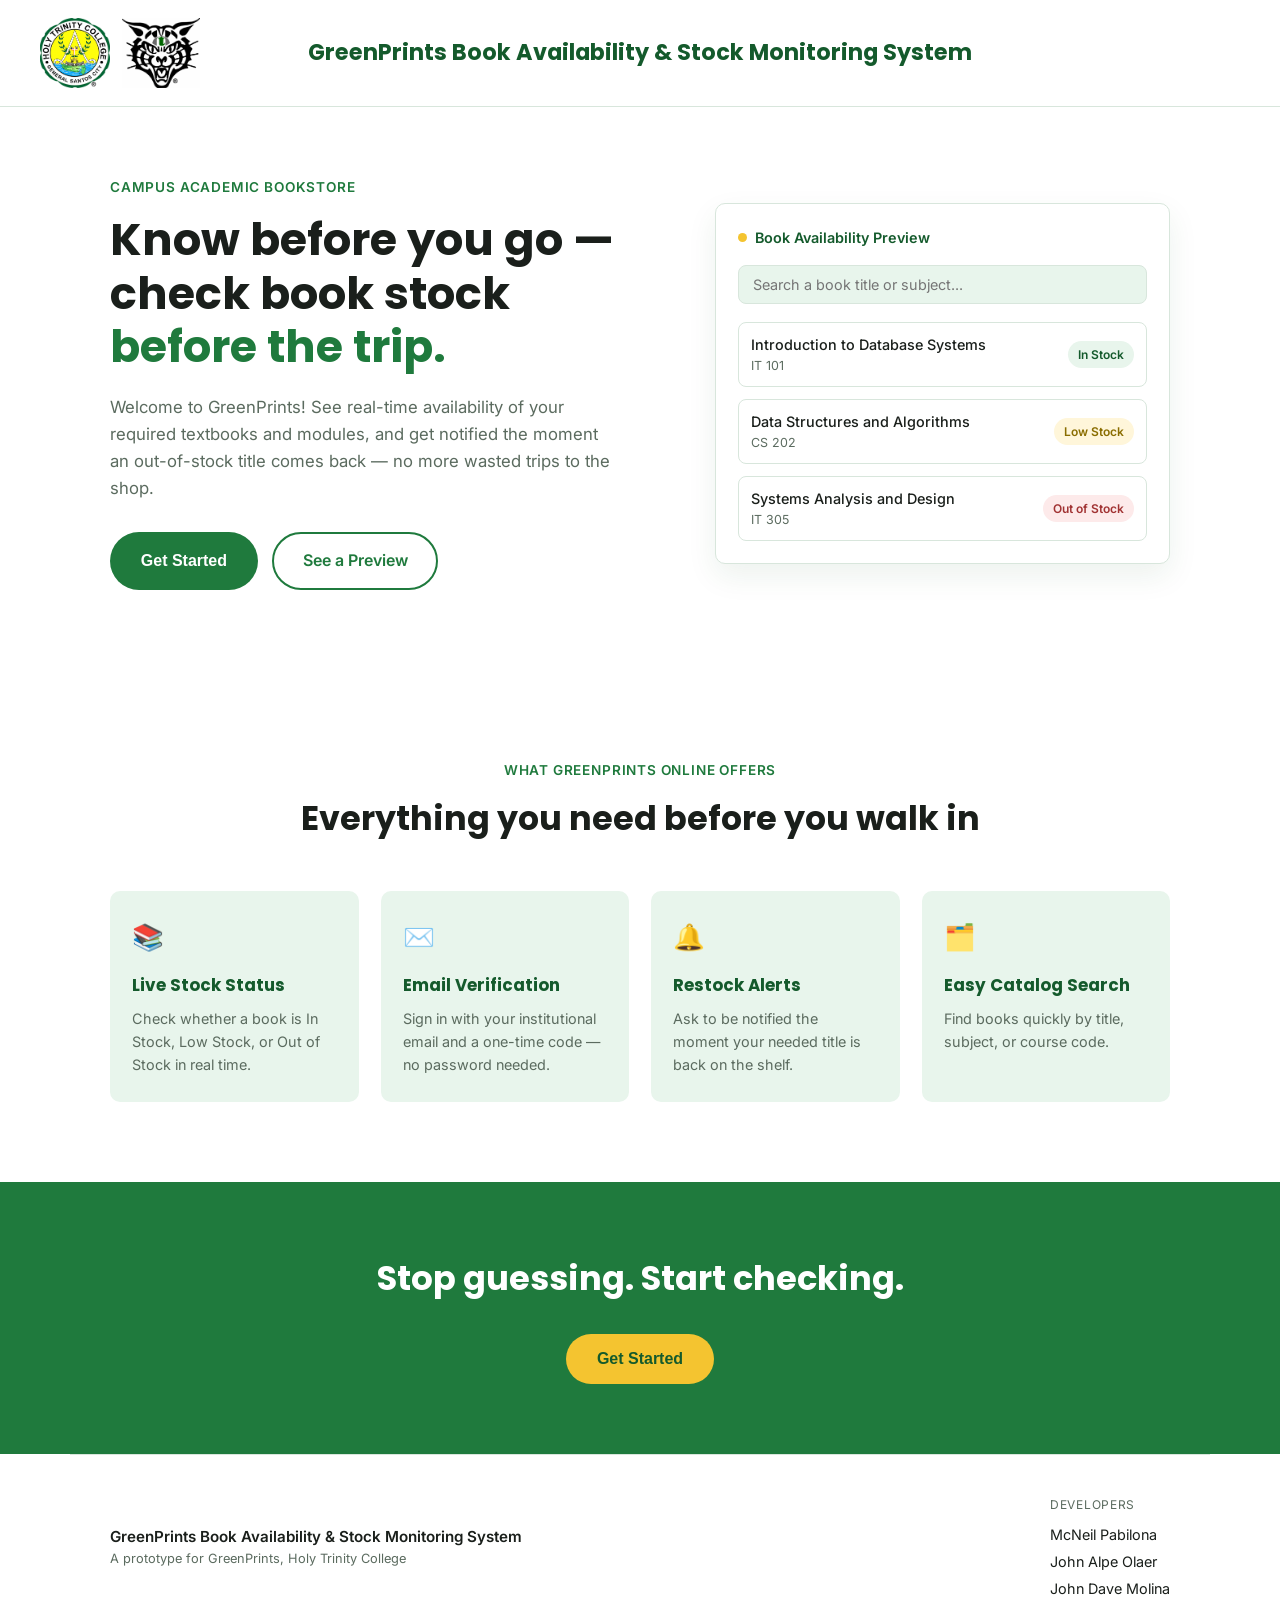
<file: index.html>
<!DOCTYPE html>
<html lang="en">
<head>
  <meta charset="UTF-8">
  <meta name="viewport" content="width=device-width, initial-scale=1.0">
  <title>GreenPrints | Book Availability &amp; Stock Monitoring System</title>

  <!-- Google Fonts: Poppins for headings, Inter for body text -->
  <link rel="preconnect" href="https://fonts.googleapis.com">
  <link href="https://fonts.googleapis.com/css2?family=Poppins:wght@600;700&family=Inter:wght@400;500;600&display=swap" rel="stylesheet">

  <link rel="stylesheet" href="css/style.css">
</head>
<body>

  <!-- ============ NAVIGATION BAR ============ -->
  <header class="navbar">
  <div class="navbar__brand">
  <img src="images/HTC-LOGO.png" alt="Holy Trinity College logo" class="navbar__logo-img">
  <img src="images/WILDCATS-LOGO.png" alt="Wildcats logo" class="navbar__logo-img">
</div>
  <span class="navbar__center">GreenPrints Book Availability &amp; Stock Monitoring System</span>
</header>

  <!-- ============ HERO SECTION ============ -->
  <main>
    <section class="hero">
      <div class="hero__text">
        <p class="hero__eyebrow">Campus Academic Bookstore</p>
        <h1 class="hero__title">
          Know before you go — <br>
          check book stock <span class="highlight">before the trip.</span>
        </h1>
        <p class="hero__message">
          Welcome to GreenPrints! See real-time availability of your required
          textbooks and modules, and get notified the moment an out-of-stock
          title comes back — no more wasted trips to the shop.
        </p>
        <div class="hero__actions">
          <button class="btn btn--primary btn--large" id="getStartedHero">Get Started</button>
          <a href="#preview" class="btn btn--outline btn--large">See a Preview</a>
        </div>
      </div>

      <!-- Signature element: live-feeling stock preview card -->
      <div class="stock-card" id="preview">
        <div class="stock-card__header">
          <span class="stock-card__dot"></span>
          <span>Book Availability Preview</span>
        </div>

        <div class="stock-card__search">
          <input type="text" placeholder="Search a book title or subject..." disabled>
        </div>

        <ul class="stock-list" id="stockList">
          <!-- Items are generated by script.js -->
        </ul>
      </div>
    </section>

    <!-- ============ FEATURES SECTION ============ -->
    <section class="features">
      <p class="section__eyebrow">What GreenPrints Online Offers</p>
      <h2 class="section__title">Everything you need before you walk in</h2>

      <div class="features__grid">
        <article class="feature-card">
          <span class="feature-card__icon">📚</span>
          <h3>Live Stock Status</h3>
          <p>Check whether a book is In Stock, Low Stock, or Out of Stock in real time.</p>
        </article>
        <article class="feature-card">
          <span class="feature-card__icon">✉️</span>
          <h3>Email Verification</h3>
          <p>Sign in with your institutional email and a one-time code — no password needed.</p>
        </article>
        <article class="feature-card">
          <span class="feature-card__icon">🔔</span>
          <h3>Restock Alerts</h3>
          <p>Ask to be notified the moment your needed title is back on the shelf.</p>
        </article>
        <article class="feature-card">
          <span class="feature-card__icon">🗂️</span>
          <h3>Easy Catalog Search</h3>
          <p>Find books quickly by title, subject, or course code.</p>
        </article>
      </div>
    </section>

    <!-- ============ CALL TO ACTION ============ -->
    <section class="cta">
      <h2>Stop guessing. Start checking.</h2>
      <button class="btn btn--primary btn--large" id="getStartedCta">Get Started</button>
    </section>
  </main>

  <!-- ============ FOOTER ============ -->
  <footer class="footer">
    <div class="footer__brand">
      <div>
        <p class="footer__system">GreenPrints Book Availability &amp; Stock Monitoring System</p>
        <p class="footer__org">A prototype for GreenPrints, Holy Trinity College</p>
      </div>
    </div>

    <div class="footer__devs">
      <p class="footer__heading">Developers</p>
      <ul>
        <li>McNeil Pabilona</li>
        <li>John Alpe Olaer</li>
        <li>John Dave Molina</li>
      </ul>
    </div>
  </footer>

  <!-- ============ LOGIN / SIGN UP MODAL ============ -->
  <div class="modal-overlay" id="modalOverlay">
    <div class="modal" role="dialog" aria-modal="true" aria-labelledby="modalTitle">

      <button class="modal__close" id="modalClose" aria-label="Close">&times;</button>

      <!-- Step 1: Login / Sign Up form -->
      <div class="modal__step" id="stepForm">
        <h2 class="modal__title" id="modalTitle">Welcome to GreenPrints</h2>
        <p class="modal__subtitle">Use your institutional email to continue.</p>

        <div class="modal__tabs">
          <button class="modal__tab modal__tab--active" id="tabLogin" type="button">Log In</button>
          <button class="modal__tab" id="tabSignup" type="button">Sign Up</button>
        </div>

        <form id="authForm" novalidate>
          <!-- Sign Up only fields -->
          <div class="signup-only" id="fieldNameGroup">
            <div class="form-row">
              <div class="form-group">
                <label for="firstName">First Name</label>
                <input
                  type="text"
                  id="firstName"
                  placeholder="Juan"
                  minlength="2"
                  maxlength="50"
                  pattern="[A-Za-z '\-]+"
                >
                <p class="field-error" id="firstNameError"></p>
              </div>

              <div class="form-group">
                <label for="lastName">Last Name</label>
                <input
                  type="text"
                  id="lastName"
                  placeholder="Dela Cruz"
                  minlength="2"
                  maxlength="50"
                  pattern="[A-Za-z '\-]+"
                >
                <p class="field-error" id="lastNameError"></p>
              </div>
            </div>

            <div class="form-row">
              <div class="form-group">
                <label for="middleName">Middle Name <span class="form-label-note">(if applicable)</span></label>
                <input
                  type="text"
                  id="middleName"
                  placeholder="Dizon"
                  maxlength="50"
                  pattern="[A-Za-z '\-]+"
                >
                <p class="field-error" id="middleNameError"></p>
              </div>

              <div class="form-group form-group--suffix">
                <label for="suffix">Suffix <span class="form-label-note">(if applicable)</span></label>
                <input
                  type="text"
                  id="suffix"
                  placeholder="Jr."
                  maxlength="10"
                  pattern="[A-Za-z.]+"
                >
                <p class="field-error" id="suffixError"></p>
              </div>
            </div>
          </div>

          <div class="form-group signup-only" id="fieldProgram">
            <label for="program">Program / Course</label>
            <select id="program">
              <option value="">Select your program</option>
              <option value="BSIT">BS Information Technology</option>
              <option value="BSIT">BS Information Technology - Diploma Program</option>
              <option value="BSCS">BS Computer Science</option>
              <option value="BSCS">BS Computer Science - Diploma Program</option>
              <option value="BSBA">BS Business Administration</option>
              <option value="BSED">BS Education</option>
              <option value="BSHM">BS Hospitality Management</option>
              <option value="BSA">BS Accountancy</option>
              <option value="Other">Other</option>
            </select>
            <p class="field-error" id="programError"></p>
          </div>

          <!-- Shared field -->
          <div class="form-group">
            <label for="email">Institutional Email</label>
            <input
              type="email"
              id="email"
              placeholder="juandelacruz@online.htcgsc.edu.ph"
              maxlength="100"
              pattern="^[a-zA-Z0-9_.+\-]+@online\.htcgsc\.edu\.ph$"
            >
            <p class="form-hint">Must end in @online.htcgsc.edu.ph</p>
            <p class="field-error" id="emailError"></p>
          </div>

          <button type="submit" class="btn btn--primary btn--large modal__submit">Continue</button>
        </form>
      </div>

      <!-- Step 2: OTP verification -->
      <div class="modal__step modal__step--hidden" id="stepOtp">
        <h2 class="modal__title">Check your email</h2>
        <p class="modal__subtitle">
          We sent a 6-digit code to <strong id="otpEmailDisplay"></strong>
        </p>

        <form id="otpForm" novalidate>
          <div class="form-group">
            <label for="otpCode">Verification Code</label>
            <input
              type="text"
              id="otpCode"
              minlength="6"
              maxlength="6"
              pattern="[0-9]{6}"
              placeholder="000000"
              inputmode="numeric"
            >
            <p class="field-error" id="otpError"></p>
          </div>

          <button type="submit" class="btn btn--primary btn--large modal__submit">Verify</button>
        </form>

        <div class="modal__links">
          <button type="button" class="modal__link" id="resendCode">Resend code</button>
          <button type="button" class="modal__link" id="backToForm">Back</button>
        </div>
      </div>

    </div>
  </div>

  <script src="js/script.js"></script>
</body>
</html>
</file>
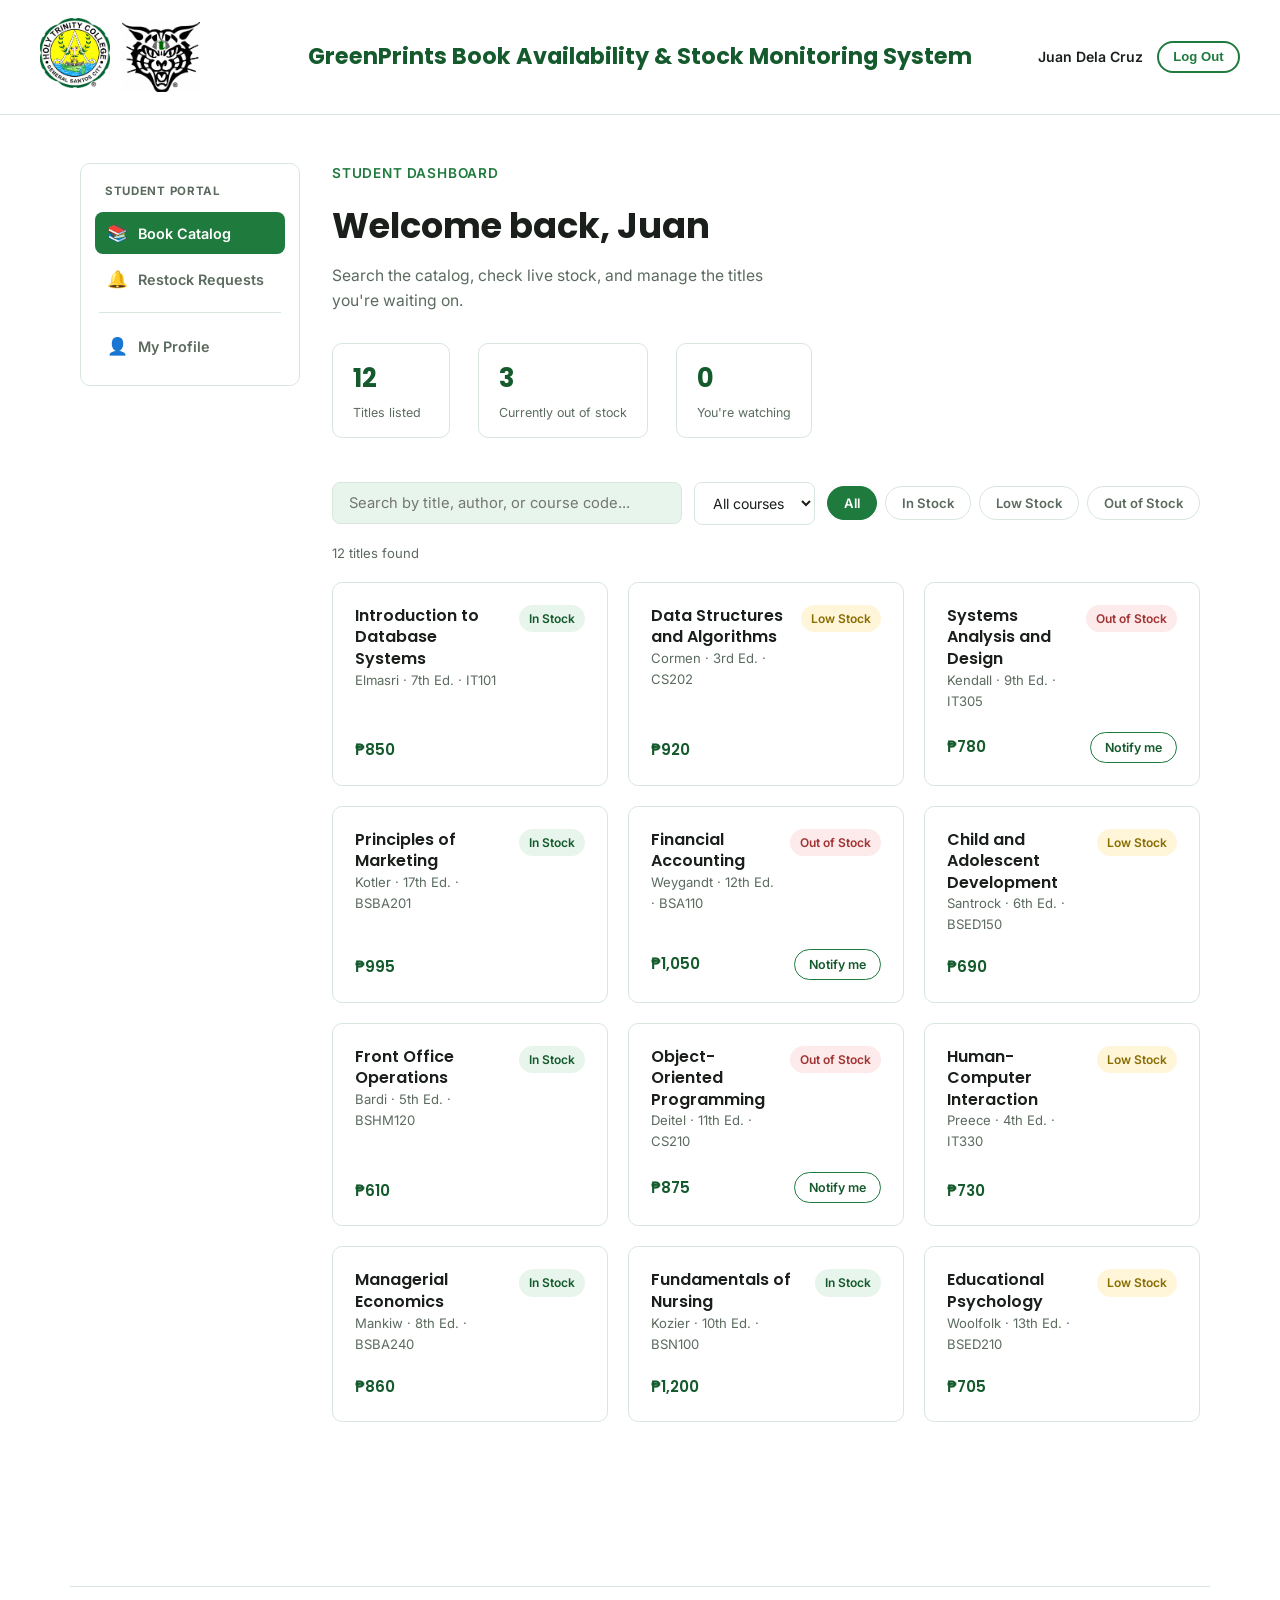
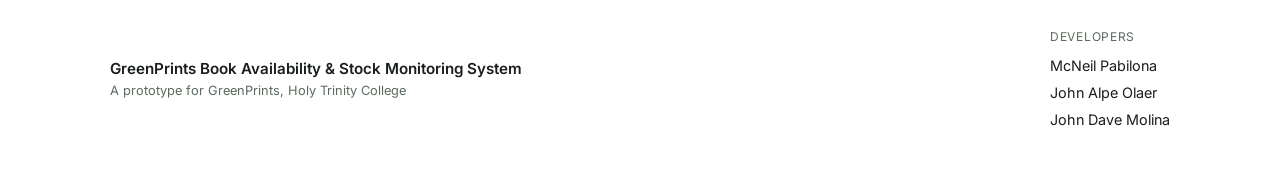
<file: dashboard.html>
<!DOCTYPE html>
<html lang="en">
<head>
  <meta charset="UTF-8">
  <meta name="viewport" content="width=device-width, initial-scale=1.0">
  <title>My Dashboard | GreenPrints</title>

  <link rel="preconnect" href="https://fonts.googleapis.com">
  <link href="https://fonts.googleapis.com/css2?family=Poppins:wght@600;700&family=Inter:wght@400;500;600&display=swap" rel="stylesheet">

  <link rel="stylesheet" href="css/style.css">
  <link rel="stylesheet" href="css/dashboard.css">
</head>
<body>

  <!-- ============ NAVIGATION BAR ============ -->
  <header class="navbar">
    <div class="navbar__brand">
      <a href="index.html">
        <img src="images/HTC-LOGO.png" alt="Holy Trinity College logo" class="navbar__logo-img">
      </a>
      <img src="images/WILDCATS-LOGO.png" alt="Wildcats logo" class="navbar__logo-img">
    </div>
    <span class="navbar__center">GreenPrints Book Availability &amp; Stock Monitoring System</span>
    <div class="navbar__user">
      <span class="navbar__user-name" id="studentNameLabel">Juan Dela Cruz</span>
      <button class="btn btn--outline btn--small" id="logoutBtn">Log Out</button>
    </div>
  </header>

  <main class="app-layout">

    <!-- ============ SIDEBAR ============ -->
    <aside class="app-sidebar">
      <p class="app-sidebar__label">Student Portal</p>
      <nav class="app-sidebar__nav" id="studentSidebarNav">
        <button class="app-sidebar__link app-sidebar__link--active" data-tab="catalog">
          <span class="app-sidebar__icon">📚</span> Book Catalog
        </button>
        <button class="app-sidebar__link" data-tab="requests">
          <span class="app-sidebar__icon">🔔</span> Restock Requests
        </button>
        <div class="app-sidebar__divider"></div>
        <button class="app-sidebar__link" data-tab="profile">
          <span class="app-sidebar__icon">👤</span> My Profile
        </button>
      </nav>
    </aside>

    <div class="app-content">

      <!-- ============ CATALOG PANEL ============ -->
      <section class="tab-panel" data-tab-panel="catalog">

        <section class="dash-intro">
          <div>
            <p class="hero__eyebrow">Student Dashboard</p>
            <h1 class="dash-intro__title">Welcome back, <span id="studentFirstName">Juan</span></h1>
            <p class="dash-intro__subtitle">Search the catalog, check live stock, and manage the titles you're waiting on.</p>
          </div>
          <div class="dash-summary">
            <div class="dash-summary__stat">
              <span class="dash-summary__number" id="statTotal">0</span>
              <span class="dash-summary__label">Titles listed</span>
            </div>
            <div class="dash-summary__stat">
              <span class="dash-summary__number" id="statOut">0</span>
              <span class="dash-summary__label">Currently out of stock</span>
            </div>
            <div class="dash-summary__stat">
              <span class="dash-summary__number" id="statWatching">0</span>
              <span class="dash-summary__label">You're watching</span>
            </div>
          </div>
        </section>

        <section class="catalog">
          <div class="catalog-toolbar">
            <input type="text" id="searchInput" class="catalog-search" placeholder="Search by title, author, or course code...">

            <select id="subjectFilter" class="catalog-select">
              <option value="all">All courses</option>
            </select>

            <div class="filter-chips" id="statusFilters">
              <button class="filter-chip filter-chip--active" data-status="all">All</button>
              <button class="filter-chip" data-status="in">In Stock</button>
              <button class="filter-chip" data-status="low">Low Stock</button>
              <button class="filter-chip" data-status="out">Out of Stock</button>
            </div>
          </div>

          <p class="catalog-count" id="resultsCount"></p>

          <div class="book-grid" id="bookGrid"></div>

          <p class="empty-state empty-state--hidden" id="catalogEmpty">
            No titles match your search. Try a different title, author, or course code.
          </p>
        </section>
      </section>

      <!-- ============ RESTOCK REQUESTS PANEL ============ -->
      <!-- Populated only by clicking "Notify me" on a book in the Book Catalog panel.
           Each entry mirrors a Restock_Request row: StudentID (session email),
           BookID, Request_Date, Notification_Status (defaults to Pending). -->
      <section class="tab-panel tab-panel--hidden" data-tab-panel="requests">
        <section class="watchlist">
          <p class="section__eyebrow">Restock Notifications</p>
          <h2 class="section__title section__title--left">Titles you're watching</h2>
          <p class="dash-intro__subtitle" style="margin-bottom: 22px;">Books you've tapped <strong>Notify me</strong> on in the Book Catalog. We'll let you know once they're back in stock.</p>

          <div class="watchlist-panel">
            <ul class="watchlist-list" id="watchlistList"></ul>
            <p class="empty-state" id="watchlistEmpty"></p>
          </div>
        </section>
      </section>

      <!-- ============ PROFILE PANEL ============ -->
      <!-- Read-only display of the Student record captured at sign-up:
           FirstName, MiddleName, LastName, Suffix, Program, Institutional_Email. -->
      <section class="tab-panel tab-panel--hidden" data-tab-panel="profile">
        <section class="dash-intro">
          <div>
            <p class="hero__eyebrow">Student Portal</p>
            <h1 class="dash-intro__title">My Profile</h1>
            <p class="dash-intro__subtitle">The details on file from your sign-up.</p>
          </div>
        </section>

        <div class="profile-card">
          <div class="profile-row">
            <span class="profile-row__label">First Name</span>
            <span class="profile-row__value" id="profileFirstName">—</span>
          </div>
          <div class="profile-row">
            <span class="profile-row__label">Middle Name</span>
            <span class="profile-row__value" id="profileMiddleName">—</span>
          </div>
          <div class="profile-row">
            <span class="profile-row__label">Last Name</span>
            <span class="profile-row__value" id="profileLastName">—</span>
          </div>
          <div class="profile-row">
            <span class="profile-row__label">Suffix</span>
            <span class="profile-row__value" id="profileSuffix">—</span>
          </div>
          <div class="profile-row">
            <span class="profile-row__label">Program / Course</span>
            <span class="profile-row__value" id="profileProgram">—</span>
          </div>
          <div class="profile-row">
            <span class="profile-row__label">Institutional Email</span>
            <span class="profile-row__value" id="profileEmail">—</span>
          </div>
        </div>
      </section>

    </div>
  </main>

  <!-- ============ FOOTER ============ -->
  <footer class="footer">
    <div class="footer__brand">
      <div>
        <p class="footer__system">GreenPrints Book Availability &amp; Stock Monitoring System</p>
        <p class="footer__org">A prototype for GreenPrints, Holy Trinity College</p>
      </div>
    </div>

    <div class="footer__devs">
      <p class="footer__heading">Developers</p>
      <ul>
        <li>McNeil Pabilona</li>
        <li>John Alpe Olaer</li>
        <li>John Dave Molina</li>
      </ul>
    </div>
  </footer>

  <!-- ============ NOTIFY CONFIRMATION MODAL ============ -->
  <div class="modal-overlay" id="notifyModalOverlay">
    <div class="modal" role="dialog" aria-modal="true" aria-labelledby="notifyModalTitle">
      <button class="modal__close" id="notifyModalClose" aria-label="Close">&times;</button>

      <h2 class="modal__title" id="notifyModalTitle">You're on the list!</h2>
      <p class="modal__subtitle">
        We'll email <strong id="notifyModalBook">this title</strong> the moment it's back in stock.
        Please check your institutional email regularly for restock updates.
      </p>

      <button type="button" class="btn btn--primary btn--large modal__submit" id="notifyModalOk">Got it</button>
    </div>
  </div>

  <script src="js/dashboard.js"></script>
</body>
</html>
</file>
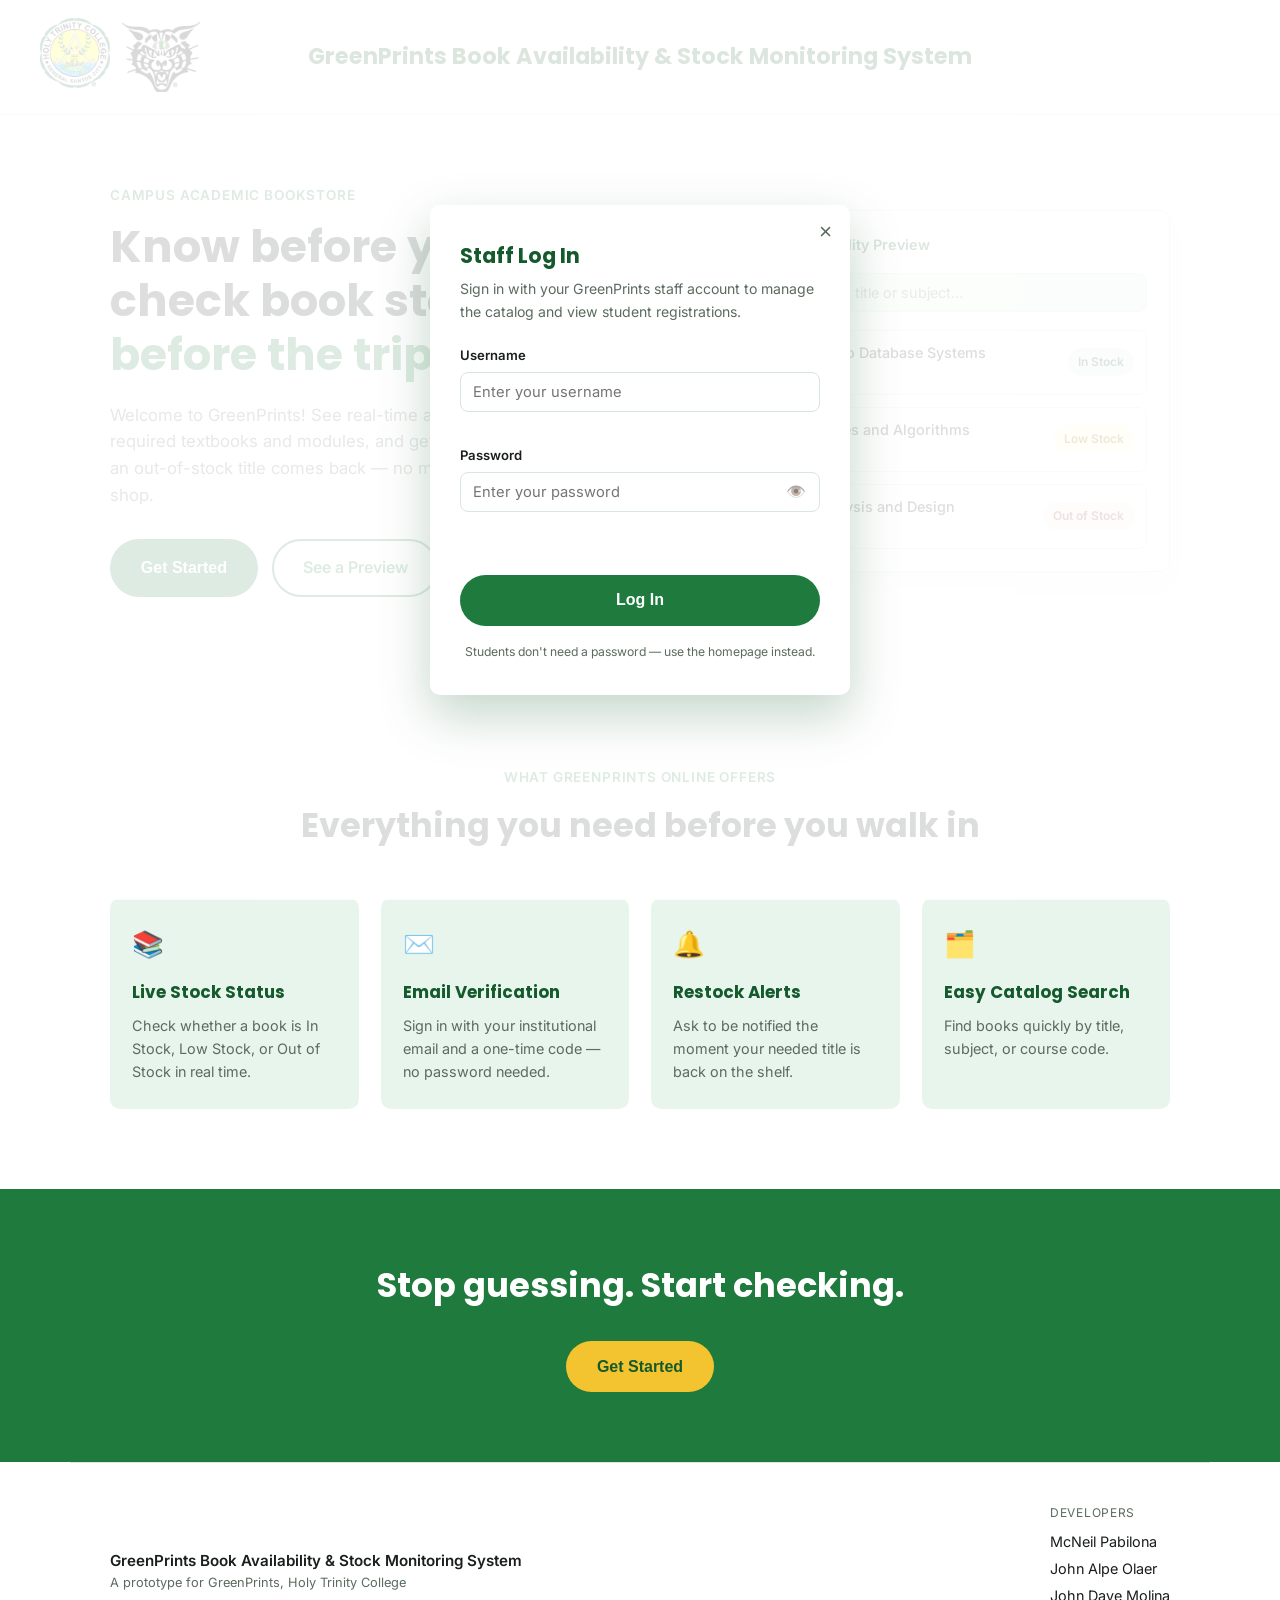
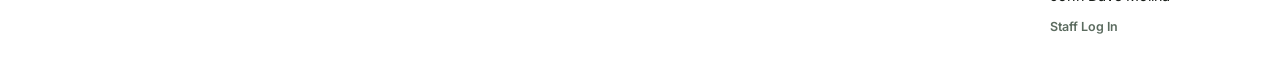
<file: staff-dashboard.html>
<!DOCTYPE html>
<html lang="en">
<head>
  <meta charset="UTF-8">
  <meta name="viewport" content="width=device-width, initial-scale=1.0">
  <title>Staff Dashboard | GreenPrints</title>

  <link rel="preconnect" href="https://fonts.googleapis.com">
  <link href="https://fonts.googleapis.com/css2?family=Poppins:wght@600;700&family=Inter:wght@400;500;600&display=swap" rel="stylesheet">

  <link rel="stylesheet" href="css/style.css">
  <link rel="stylesheet" href="css/dashboard.css">
  <link rel="stylesheet" href="css/staff.css">
</head>
<body>

  <header class="navbar">
    <div class="navbar__brand">
      <a href="index.html">
        <img src="images/HTC-LOGO.png" alt="Holy Trinity College logo" class="navbar__logo-img">
      </a>
      <img src="images/WILDCATS-LOGO.png" alt="Wildcats logo" class="navbar__logo-img">
    </div>
    <span class="navbar__center">GreenPrints Book Availability &amp; Stock Monitoring System</span>
    <div class="navbar__user">
      <span class="navbar__user-name">Staff · <span id="staffUsernameLabel">adminstaff</span></span>
      <button class="btn btn--outline btn--small" id="staffLogoutBtn">Log Out</button>
    </div>
  </header>

  <main class="app-layout">

    <!-- ============ SIDEBAR ============ -->
    <aside class="app-sidebar">
      <p class="app-sidebar__label">Staff Portal</p>
      <nav class="app-sidebar__nav" id="staffSidebarNav">
        <button class="app-sidebar__link app-sidebar__link--active" data-tab="add-book">
          <span class="app-sidebar__icon">➕</span> Add a Book
        </button>
        <button class="app-sidebar__link" data-tab="stocks">
          <span class="app-sidebar__icon">📦</span> Current Stocks
        </button>
        <div class="app-sidebar__divider"></div>
        <button class="app-sidebar__link" data-tab="students">
          <span class="app-sidebar__icon">🎓</span> Registered Students
        </button>
      </nav>
    </aside>

    <div class="app-content">

      <!-- ============ ADD A BOOK PANEL ============ -->
      <!-- Captures input for the Book table: BookID (auto-generated),
           Title, Author, Edition, Subject, Price, Quantity.
           Add-only — editing an existing title happens from the
           Current Stocks panel instead, via the Edit popup. -->
      <section class="tab-panel" data-tab-panel="add-book">

        <section class="dash-intro">
          <div>
            <p class="hero__eyebrow">Inventory Management</p>
            <h1 class="dash-intro__title">Add a Book</h1>
            <p class="dash-intro__subtitle">Add a new title to the GreenPrints catalog.</p>
          </div>
          <div class="dash-summary">
            <div class="dash-summary__stat">
              <span class="dash-summary__number" id="statBookTotal">0</span>
              <span class="dash-summary__label">Titles in catalog</span>
            </div>
          </div>
        </section>

        <section class="request-form-section">
          <form id="bookForm" class="book-form" novalidate>
            <div class="form-group book-form__field">
              <label for="bookTitle">Title</label>
              <input type="text" id="bookTitle" placeholder="e.g. Introduction to Database Systems" minlength="2" maxlength="150">
              <p class="field-error" id="bookTitleError"></p>
            </div>

            <div class="form-group book-form__field">
              <label for="bookAuthor">Author</label>
              <input type="text" id="bookAuthor" placeholder="e.g. Elmasri" minlength="2" maxlength="100" pattern="[A-Za-z .,'\-]+">
              <p class="field-error" id="bookAuthorError"></p>
            </div>

            <div class="form-group book-form__field">
              <label for="bookEdition">Edition</label>
              <input type="text" id="bookEdition" placeholder="e.g. 7th Ed." minlength="1" maxlength="20" pattern="[A-Za-z0-9. ]+">
              <p class="field-error" id="bookEditionError"></p>
            </div>

            <div class="form-group book-form__field">
              <label for="bookSubject">Subject / Course Code</label>
              <input type="text" id="bookSubject" placeholder="e.g. IT101" minlength="4" maxlength="10" pattern="[A-Za-z]{2,10}[0-9]{2,4}">
              <p class="field-error" id="bookSubjectError"></p>
            </div>

            <div class="form-group book-form__field">
              <label for="bookPrice">Price (₱)</label>
              <input type="number" id="bookPrice" min="0" max="99999" step="0.01" placeholder="e.g. 850">
              <p class="field-error" id="bookPriceError"></p>
            </div>

            <div class="form-group book-form__field">
              <label for="bookQuantity">Quantity in Stock</label>
              <input type="number" id="bookQuantity" min="0" max="99999" step="1" placeholder="e.g. 58">
              <p class="field-error" id="bookQuantityError"></p>
            </div>

            <div class="book-form__actions">
              <button type="submit" class="btn btn--primary" id="bookFormSubmit">Add Book</button>
            </div>
          </form>
        </section>

      </section>

      <!-- ============ CURRENT STOCKS PANEL ============ -->
      <!-- View and update existing Book rows. Clicking Edit opens the
           edit popup instead of scrolling to a form, so staff can move
           between titles quickly without losing their place in the table. -->
      <section class="tab-panel tab-panel--hidden" data-tab-panel="stocks">

        <section class="dash-intro">
          <div>
            <p class="hero__eyebrow">Inventory Management</p>
            <h1 class="dash-intro__title">Current Stocks</h1>
            <p class="dash-intro__subtitle">View and update stock levels for every title.</p>
          </div>
          <div class="dash-summary">
            <div class="dash-summary__stat">
              <span class="dash-summary__number" id="statBookTotalStocks">0</span>
              <span class="dash-summary__label">Titles in catalog</span>
            </div>
            <div class="dash-summary__stat">
              <span class="dash-summary__number" id="statBookOut">0</span>
              <span class="dash-summary__label">Out of stock</span>
            </div>
          </div>
        </section>

        <section class="catalog">
          <div class="catalog-toolbar">
            <input type="text" id="bookSearchInput" class="catalog-search" placeholder="Search by title, author, or course code...">
          </div>

          <p class="catalog-count" id="bookResultsCount"></p>

          <div class="staff-table-wrap">
            <table class="staff-table">
              <thead>
                <tr>
                  <th>Title</th>
                  <th>Author / Edition</th>
                  <th>Subject</th>
                  <th>Price</th>
                  <th>Quantity</th>
                  <th>Status</th>
                  <th></th>
                </tr>
              </thead>
              <tbody id="bookTableBody"></tbody>
            </table>
          </div>

          <p class="empty-state empty-state--hidden" id="bookEmpty">
            No titles match your search.
          </p>
        </section>

      </section>

      <!-- ============ REGISTERED STUDENTS PANEL ============ -->
      <section class="tab-panel tab-panel--hidden" data-tab-panel="students">

        <section class="dash-intro">
          <div>
            <p class="hero__eyebrow">Student Records</p>
            <h1 class="dash-intro__title">Registered Students</h1>
            <p class="dash-intro__subtitle">Everyone who has signed up for a GreenPrints account.</p>
          </div>
          <div class="dash-summary">
            <div class="dash-summary__stat">
              <span class="dash-summary__number" id="statStudentTotal">0</span>
              <span class="dash-summary__label">Registered students</span>
            </div>
          </div>
        </section>

        <section class="catalog">
          <div class="catalog-toolbar">
            <input type="text" id="studentSearchInput" class="catalog-search" placeholder="Search by name, email, or program...">
          </div>

          <p class="catalog-count" id="studentResultsCount"></p>

          <div class="staff-table-wrap">
            <table class="staff-table">
              <thead>
                <tr>
                  <th>Name</th>
                  <th>Institutional Email</th>
                  <th>Program</th>
                </tr>
              </thead>
              <tbody id="studentTableBody"></tbody>
            </table>
          </div>

          <p class="empty-state empty-state--hidden" id="studentEmpty">
            No students match your search.
          </p>
        </section>
      </section>

    </div>
  </main>

  <!-- ============ EDIT BOOK MODAL ============ -->
  <!-- Opened from the Current Stocks table's Edit button. Same Book
       fields as the Add a Book form, pre-filled, saved in place. -->
  <div class="modal-overlay" id="editBookModalOverlay">
    <div class="modal modal--wide" role="dialog" aria-modal="true" aria-labelledby="editBookModalTitle">
      <button class="modal__close" id="editBookModalClose" aria-label="Close">&times;</button>

      <h2 class="modal__title" id="editBookModalTitle">Edit Book</h2>
      <p class="modal__subtitle">Update this title's details or stock count.</p>

      <form id="editBookForm" class="book-form book-form--modal" novalidate>
        <input type="hidden" id="editBookId">

        <div class="form-group book-form__field">
          <label for="editBookTitle">Title</label>
          <input type="text" id="editBookTitle" minlength="2" maxlength="150">
          <p class="field-error" id="editBookTitleError"></p>
        </div>

        <div class="form-group book-form__field">
          <label for="editBookAuthor">Author</label>
          <input type="text" id="editBookAuthor" minlength="2" maxlength="100" pattern="[A-Za-z .,'\-]+">
          <p class="field-error" id="editBookAuthorError"></p>
        </div>

        <div class="form-group book-form__field">
          <label for="editBookEdition">Edition</label>
          <input type="text" id="editBookEdition" minlength="1" maxlength="20" pattern="[A-Za-z0-9. ]+">
          <p class="field-error" id="editBookEditionError"></p>
        </div>

        <div class="form-group book-form__field">
          <label for="editBookSubject">Subject / Course Code</label>
          <input type="text" id="editBookSubject" minlength="4" maxlength="10" pattern="[A-Za-z]{2,10}[0-9]{2,4}">
          <p class="field-error" id="editBookSubjectError"></p>
        </div>

        <div class="form-group book-form__field">
          <label for="editBookPrice">Price (₱)</label>
          <input type="number" id="editBookPrice" min="0" max="99999" step="0.01">
          <p class="field-error" id="editBookPriceError"></p>
        </div>

        <div class="form-group book-form__field">
          <label for="editBookQuantity">Quantity in Stock</label>
          <input type="number" id="editBookQuantity" min="0" max="99999" step="1">
          <p class="field-error" id="editBookQuantityError"></p>
        </div>

        <div class="book-form__actions">
          <button type="submit" class="btn btn--primary" id="editBookFormSubmit">Save Changes</button>
          <button type="button" class="btn btn--outline" id="editBookFormCancel">Cancel</button>
        </div>
      </form>
    </div>
  </div>

  <footer class="footer">
    <div class="footer__brand">
      <div>
        <p class="footer__system">GreenPrints Book Availability &amp; Stock Monitoring System</p>
        <p class="footer__org">A prototype for GreenPrints, Holy Trinity College</p>
      </div>
    </div>

    <div class="footer__devs">
      <p class="footer__heading">Developers</p>
      <ul>
        <li>McNeil Pabilona</li>
        <li>John Alpe Olaer</li>
        <li>John Dave Molina</li>
      </ul>
    </div>
  </footer>

  <script src="js/staff.js"></script>
</body>
</html>
</file>
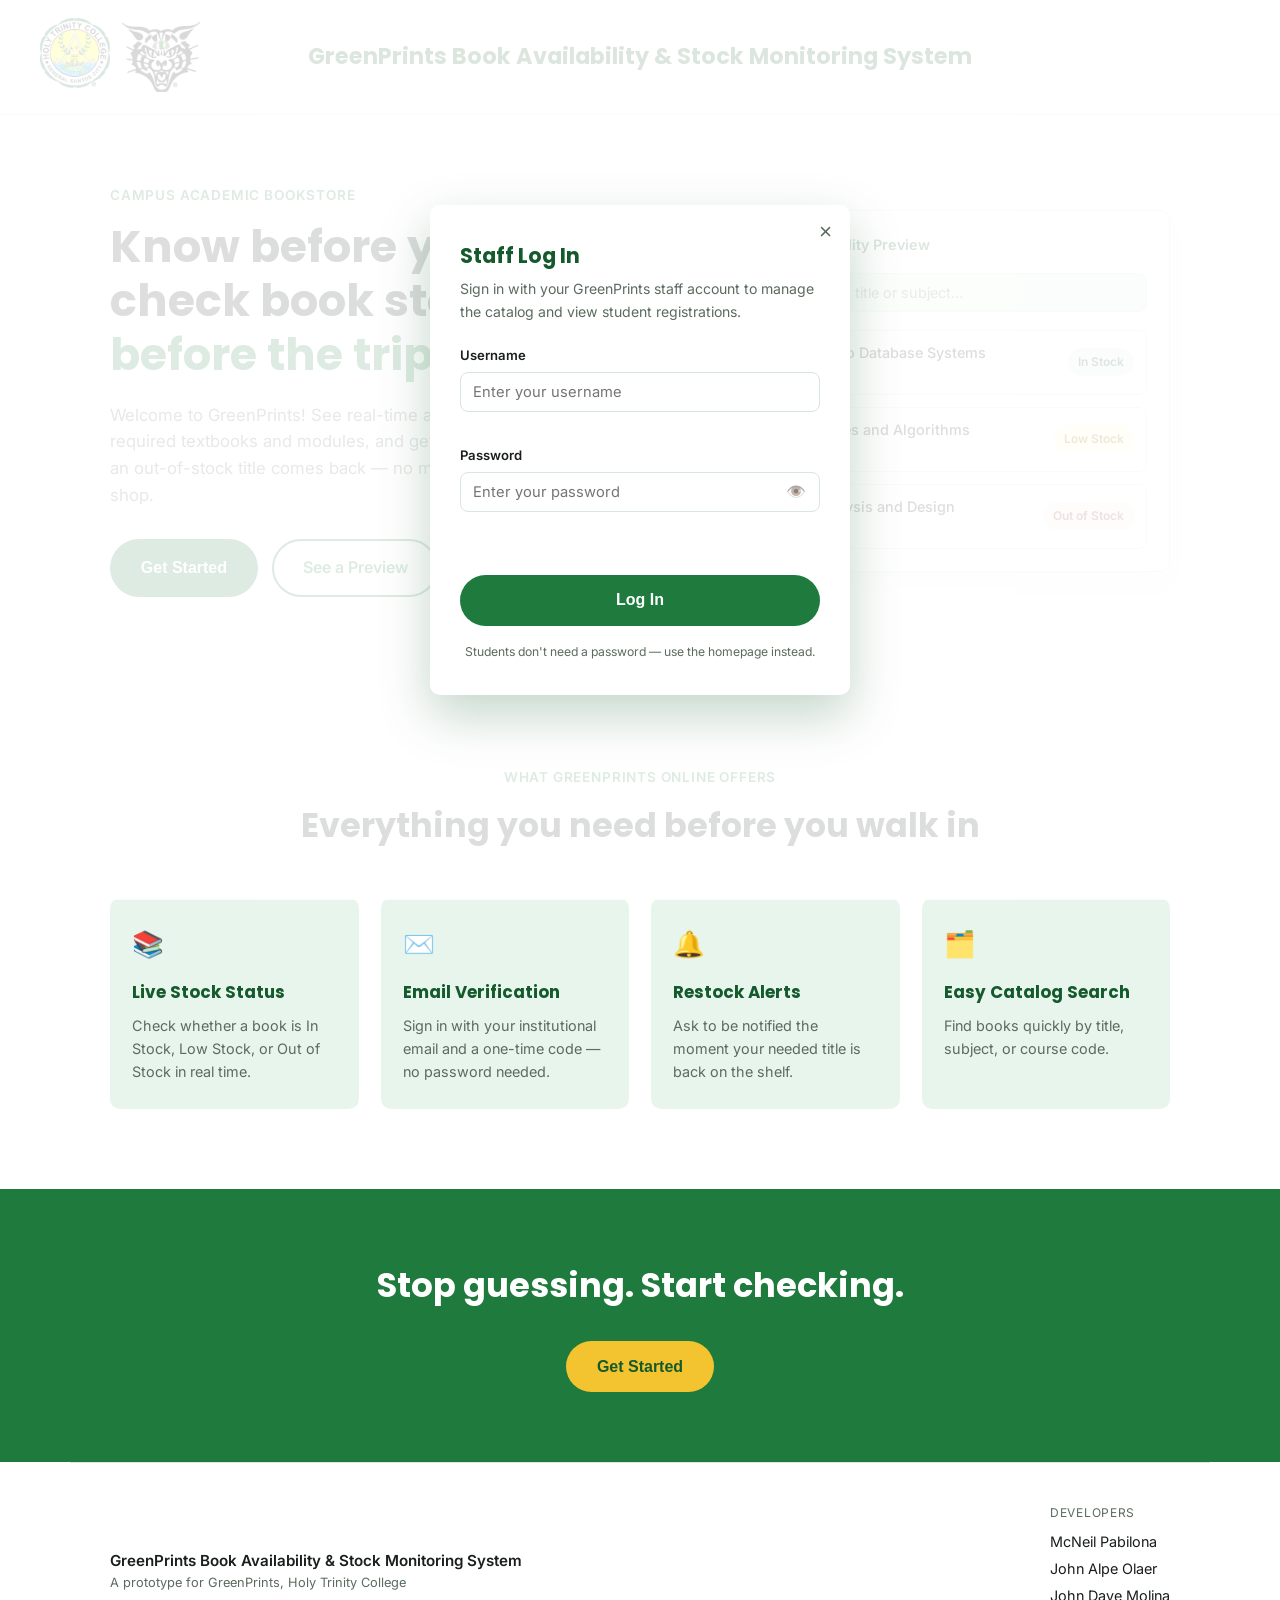
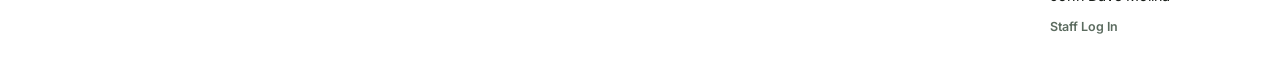
<file: staff-login.html>
<!DOCTYPE html>
<html lang="en">
<head>
  <meta charset="UTF-8">
  <meta name="viewport" content="width=device-width, initial-scale=1.0">
  <title>Staff Log In | GreenPrints</title>

  <!-- Google Fonts: Poppins for headings, Inter for body text -->
  <link rel="preconnect" href="https://fonts.googleapis.com">
  <link href="https://fonts.googleapis.com/css2?family=Poppins:wght@600;700&family=Inter:wght@400;500;600&display=swap" rel="stylesheet">

  <link rel="stylesheet" href="css/style.css">
</head>
<!-- data-auto-open-staff-modal tells staff.js to pop the Staff Log In
     modal open as soon as the page loads, since that's this page's
     whole purpose — no need to make staff click a button first. -->
<body data-auto-open-staff-modal="true">

  <!-- ============ NAVIGATION BAR ============ -->
  <header class="navbar">
  <div class="navbar__brand">
  <a href="index.html">
    <img src="images/HTC-LOGO.png" alt="Holy Trinity College logo" class="navbar__logo-img">
  </a>
  <img src="images/WILDCATS-LOGO.png" alt="Wildcats logo" class="navbar__logo-img">
</div>
  <span class="navbar__center">GreenPrints Book Availability &amp; Stock Monitoring System</span>
</header>

  <!-- ============ HERO SECTION ============ -->
  <!-- Same homepage content as index.html, so the site is still visible
       behind the Staff Log In modal instead of a blank page. -->
  <main>
    <section class="hero">
      <div class="hero__text">
        <p class="hero__eyebrow">Campus Academic Bookstore</p>
        <h1 class="hero__title">
          Know before you go — <br>
          check book stock <span class="highlight">before the trip.</span>
        </h1>
        <p class="hero__message">
          Welcome to GreenPrints! See real-time availability of your required
          textbooks and modules, and get notified the moment an out-of-stock
          title comes back — no more wasted trips to the shop.
        </p>
        <div class="hero__actions">
          <button class="btn btn--primary btn--large" id="getStartedHero">Get Started</button>
          <a href="#preview" class="btn btn--outline btn--large">See a Preview</a>
        </div>
      </div>

      <!-- Signature element: live-feeling stock preview card -->
      <div class="stock-card" id="preview">
        <div class="stock-card__header">
          <span class="stock-card__dot"></span>
          <span>Book Availability Preview</span>
        </div>

        <div class="stock-card__search">
          <input type="text" placeholder="Search a book title or subject..." disabled>
        </div>

        <ul class="stock-list" id="stockList">
          <!-- Items are generated by script.js -->
        </ul>
      </div>
    </section>

    <!-- ============ FEATURES SECTION ============ -->
    <section class="features">
      <p class="section__eyebrow">What GreenPrints Online Offers</p>
      <h2 class="section__title">Everything you need before you walk in</h2>

      <div class="features__grid">
        <article class="feature-card">
          <span class="feature-card__icon">📚</span>
          <h3>Live Stock Status</h3>
          <p>Check whether a book is In Stock, Low Stock, or Out of Stock in real time.</p>
        </article>
        <article class="feature-card">
          <span class="feature-card__icon">✉️</span>
          <h3>Email Verification</h3>
          <p>Sign in with your institutional email and a one-time code — no password needed.</p>
        </article>
        <article class="feature-card">
          <span class="feature-card__icon">🔔</span>
          <h3>Restock Alerts</h3>
          <p>Ask to be notified the moment your needed title is back on the shelf.</p>
        </article>
        <article class="feature-card">
          <span class="feature-card__icon">🗂️</span>
          <h3>Easy Catalog Search</h3>
          <p>Find books quickly by title, subject, or course code.</p>
        </article>
      </div>
    </section>

    <!-- ============ CALL TO ACTION ============ -->
    <section class="cta">
      <h2>Stop guessing. Start checking.</h2>
      <button class="btn btn--primary btn--large" id="getStartedCta">Get Started</button>
    </section>
  </main>

  <!-- ============ FOOTER ============ -->
  <footer class="footer">
    <div class="footer__brand">
      <div>
        <p class="footer__system">GreenPrints Book Availability &amp; Stock Monitoring System</p>
        <p class="footer__org">A prototype for GreenPrints, Holy Trinity College</p>
      </div>
    </div>

    <div class="footer__devs">
      <p class="footer__heading">Developers</p>
      <ul>
        <li>McNeil Pabilona</li>
        <li>John Alpe Olaer</li>
        <li>John Dave Molina</li>
      </ul>
      <button type="button" id="openStaffLogin" class="footer__staff-link">Staff Log In</button>
    </div>
  </footer>

  <!-- ============ LOGIN / SIGN UP MODAL (students) ============ -->
  <!-- Kept on this page too so the hero's "Get Started" buttons still work
       if a student lands here by mistake — matches index.html exactly. -->
  <div class="modal-overlay" id="modalOverlay">
    <div class="modal" role="dialog" aria-modal="true" aria-labelledby="modalTitle">

      <button class="modal__close" id="modalClose" aria-label="Close">&times;</button>

      <!-- Step 1: Login / Sign Up form -->
      <div class="modal__step" id="stepForm">
        <h2 class="modal__title" id="modalTitle">Welcome to GreenPrints</h2>
        <p class="modal__subtitle">Use your institutional email to continue.</p>

        <div class="modal__tabs">
          <button class="modal__tab modal__tab--active" id="tabLogin" type="button">Log In</button>
          <button class="modal__tab" id="tabSignup" type="button">Sign Up</button>
        </div>

        <form id="authForm" novalidate>
          <!-- Sign Up only fields -->
          <div class="signup-only" id="fieldNameGroup">
            <div class="form-row">
              <div class="form-group">
                <label for="firstName">First Name</label>
                <input
                  type="text"
                  id="firstName"
                  placeholder="Juan"
                  minlength="2"
                  maxlength="50"
                  pattern="[A-Za-z '\-]+"
                >
                <p class="field-error" id="firstNameError"></p>
              </div>

              <div class="form-group">
                <label for="lastName">Last Name</label>
                <input
                  type="text"
                  id="lastName"
                  placeholder="Dela Cruz"
                  minlength="2"
                  maxlength="50"
                  pattern="[A-Za-z '\-]+"
                >
                <p class="field-error" id="lastNameError"></p>
              </div>
            </div>

            <div class="form-row">
              <div class="form-group">
                <label for="middleName">Middle Name <span class="form-label-note">(if applicable)</span></label>
                <input
                  type="text"
                  id="middleName"
                  placeholder="Dizon"
                  maxlength="50"
                  pattern="[A-Za-z '\-]+"
                >
                <p class="field-error" id="middleNameError"></p>
              </div>

              <div class="form-group form-group--suffix">
                <label for="suffix">Suffix <span class="form-label-note">(if applicable)</span></label>
                <input
                  type="text"
                  id="suffix"
                  placeholder="Jr."
                  maxlength="10"
                  pattern="[A-Za-z.]+"
                >
                <p class="field-error" id="suffixError"></p>
              </div>
            </div>
          </div>

          <div class="form-group signup-only" id="fieldProgram">
            <label for="program">Program / Course</label>
            <select id="program">
              <option value="">Select your program</option>
              <option value="BSIT">BS Information Technology</option>
              <option value="BSCS">BS Computer Science</option>
              <option value="BSBA">BS Business Administration</option>
              <option value="BSED">BS Education</option>
              <option value="BSHM">BS Hospitality Management</option>
              <option value="BSA">BS Accountancy</option>
              <option value="Other">Other</option>
            </select>
            <p class="field-error" id="programError"></p>
          </div>

          <!-- Shared field -->
          <div class="form-group">
            <label for="email">Institutional Email</label>
            <input
              type="email"
              id="email"
              placeholder="juandelacruz@online.htcgsc.edu.ph"
              maxlength="100"
              pattern="^[a-zA-Z0-9_.+\-]+@online\.htcgsc\.edu\.ph$"
            >
            <p class="form-hint">Must end in @online.htcgsc.edu.ph</p>
            <p class="field-error" id="emailError"></p>
          </div>

          <button type="submit" class="btn btn--primary btn--large modal__submit">Continue</button>
        </form>
      </div>

      <!-- Step 2: OTP verification -->
      <div class="modal__step modal__step--hidden" id="stepOtp">
        <h2 class="modal__title">Check your email</h2>
        <p class="modal__subtitle">
          We sent a 6-digit code to <strong id="otpEmailDisplay"></strong>
        </p>

        <form id="otpForm" novalidate>
          <div class="form-group">
            <label for="otpCode">Verification Code</label>
            <input
              type="text"
              id="otpCode"
              minlength="6"
              maxlength="6"
              pattern="[0-9]{6}"
              placeholder="000000"
              inputmode="numeric"
            >
            <p class="field-error" id="otpError"></p>
          </div>

          <button type="submit" class="btn btn--primary btn--large modal__submit">Verify</button>
        </form>

        <div class="modal__links">
          <button type="button" class="modal__link" id="resendCode">Resend code</button>
          <button type="button" class="modal__link" id="backToForm">Back</button>
        </div>
      </div>

    </div>
  </div>

  <!-- ============ STAFF LOGIN MODAL ============ -->
  <div class="modal-overlay" id="staffModalOverlay">
    <div class="modal" role="dialog" aria-modal="true" aria-labelledby="staffModalTitle">
      <button class="modal__close" id="staffModalClose" aria-label="Close">&times;</button>

      <h2 class="modal__title" id="staffModalTitle">Staff Log In</h2>
      <p class="modal__subtitle">Sign in with your GreenPrints staff account to manage the catalog and view student registrations.</p>

      <form id="staffLoginForm" novalidate>
        <div class="form-group">
          <label for="staffUsername">Username</label>
          <input
            type="text"
            id="staffUsername"
            placeholder="Enter your username"
            autocomplete="username"
            minlength="3"
            maxlength="20"
            pattern="[A-Za-z0-9_]+"
          >
          <p class="field-error" id="staffUsernameError"></p>
        </div>

        <div class="form-group">
          <label for="staffPassword">Password</label>
          <div class="password-field">
            <input
              type="password"
              id="staffPassword"
              placeholder="Enter your password"
              autocomplete="current-password"
              minlength="8"
              maxlength="50"
            >
            <button type="button" class="password-toggle" id="staffPasswordToggle" aria-label="Show password">👁️</button>
          </div>
          <p class="field-error" id="staffPasswordError"></p>
        </div>

        <p class="form-error" id="staffLoginError"></p>

        <button type="submit" class="btn btn--primary btn--large modal__submit">Log In</button>
      </form>

      <p class="form-hint" style="text-align: center; margin-top: 16px;">
        Students don't need a password — use <a href="index.html">the homepage</a> instead.
      </p>
    </div>
  </div>

  <script src="js/script.js"></script>
  <script src="js/staff.js"></script>
</body>
</html>
</file>
<file: css/style.css>
/* =====================================================
   GreenPrints — Color & Font Variables
   Theme: Holy Trinity College (green, white, small yellow accent)
   ===================================================== */
:root {
  --green-dark: #145A2C;
  --green: #1F7A3D;
  --green-light: #E8F5EC;
  --yellow: #F4C430;
  --white: #FFFFFF;
  --text-main: #1A1F1B;
  --text-muted: #5B6B5F;
  --border: #D8E6DC;

  --font-heading: 'Poppins', sans-serif;
  --font-body: 'Inter', sans-serif;

  --radius: 10px;
}

/* =====================================================
   Base Reset
   ===================================================== */
* {
  margin: 0;
  padding: 0;
  box-sizing: border-box;
}

body {
  font-family: var(--font-body);
  color: var(--text-main);
  background: var(--white);
  line-height: 1.6;
}

a {
  text-decoration: none;
  color: inherit;
}

h1, h2, h3 {
  font-family: var(--font-heading);
  font-weight: 700;
}

/* =====================================================
   Buttons
   ===================================================== */
.btn {
  display: inline-flex;
  align-items: center;
  justify-content: center;
  padding: 0.7em 1.4em;
  border-radius: 999px;
  font-weight: 600;
  font-size: 0.95rem;
  border: 2px solid transparent;
  cursor: pointer;
  transition: transform 0.15s ease, background 0.15s ease;
}

.btn--primary {
  background: var(--green);
  color: var(--white);
}
.btn--primary:hover {
  background: var(--green-dark);
  transform: translateY(-1px);
}

.btn--outline {
  background: transparent;
  border-color: var(--green);
  color: var(--green);
}
.btn--outline:hover {
  background: var(--green-light);
}

.btn--large {
  padding: 0.9em 1.8em;
  font-size: 1rem;
}

/* =====================================================
   Navbar
   ===================================================== */
.navbar {
  position: relative;
  display: flex;
  align-items: center;
  justify-content: space-between;
  padding: 18px 40px;
  border-bottom: 1px solid var(--border);
  position: sticky;
  top: 0;
  background: rgba(255, 255, 255, 0.95);
  backdrop-filter: blur(6px);
  z-index: 10;
}

.navbar__brand {
  display: flex;
  align-items: center;
  gap: 12px;
}

.navbar__logo-img {
  height: 70px;
  width: auto;
  object-fit: contain;
}

.navbar__center {
  position: absolute;
  left: 50%;
  transform: translateX(-50%);
  font-family: var(--font-heading);
  font-weight: 700;
  font-size: 1.4rem;
  color: var(--green-dark);
  white-space: nowrap;
}

/* =====================================================
   Hero Section
   ===================================================== */
.hero {
  display: grid;
  grid-template-columns: 1.1fr 0.9fr;
  gap: 48px;
  align-items: center;
  max-width: 1140px;
  margin: 0 auto;
  padding: 70px 40px 90px;
}

.hero__eyebrow {
  font-size: 0.85rem;
  font-weight: 600;
  color: var(--green);
  text-transform: uppercase;
  letter-spacing: 0.06em;
  margin-bottom: 14px;
}

.hero__title {
  font-size: clamp(2rem, 3.6vw, 2.8rem);
  line-height: 1.2;
  margin-bottom: 20px;
}

.hero__title .highlight {
  color: var(--green);
  position: relative;
}

.hero__message {
  color: var(--text-muted);
  font-size: 1.05rem;
  max-width: 46ch;
  margin-bottom: 30px;
}

.hero__actions {
  display: flex;
  gap: 14px;
  flex-wrap: wrap;
}

/* =====================================================
   Stock Preview Card (signature element)
   ===================================================== */
.stock-card {
  background: var(--white);
  border: 1px solid var(--border);
  border-radius: var(--radius);
  padding: 22px;
  box-shadow: 0 12px 30px rgba(20, 90, 44, 0.08);
}

.stock-card__header {
  display: flex;
  align-items: center;
  gap: 8px;
  font-weight: 600;
  font-size: 0.9rem;
  color: var(--green-dark);
  margin-bottom: 16px;
}

.stock-card__dot {
  width: 9px;
  height: 9px;
  border-radius: 50%;
  background: var(--yellow);
}

.stock-card__search input {
  width: 100%;
  padding: 10px 14px;
  border-radius: 8px;
  border: 1px solid var(--border);
  background: var(--green-light);
  font-family: var(--font-body);
  font-size: 0.9rem;
  margin-bottom: 18px;
}

.stock-list {
  list-style: none;
  display: flex;
  flex-direction: column;
  gap: 12px;
}

.stock-row {
  display: flex;
  align-items: center;
  justify-content: space-between;
  padding: 10px 12px;
  border: 1px solid var(--border);
  border-radius: 8px;
}

.stock-row__title {
  font-size: 0.9rem;
  font-weight: 500;
}

.stock-row__subject {
  font-size: 0.78rem;
  color: var(--text-muted);
}

.status-badge {
  font-size: 0.75rem;
  font-weight: 600;
  padding: 4px 10px;
  border-radius: 999px;
  white-space: nowrap;
}

.status-badge--in {
  background: var(--green-light);
  color: var(--green-dark);
}

.status-badge--low {
  background: #FFF6DA;
  color: #8A6D00;
}

.status-badge--out {
  background: #FDEAEA;
  color: #A13333;
}

/* =====================================================
   Features Section
   ===================================================== */
.features {
  max-width: 1140px;
  margin: 0 auto;
  padding: 80px 40px;
  text-align: center;
}

.section__eyebrow {
  color: var(--green);
  font-weight: 600;
  font-size: 0.85rem;
  text-transform: uppercase;
  letter-spacing: 0.06em;
  margin-bottom: 10px;
}

.section__title {
  font-size: clamp(1.6rem, 2.6vw, 2.1rem);
  margin-bottom: 46px;
}

.features__grid {
  display: grid;
  grid-template-columns: repeat(4, 1fr);
  gap: 22px;
  text-align: left;
}

.feature-card {
  background: var(--green-light);
  border-radius: var(--radius);
  padding: 26px 22px;
}

.feature-card__icon {
  font-size: 1.6rem;
}

.feature-card h3 {
  margin: 14px 0 8px;
  font-size: 1.05rem;
  color: var(--green-dark);
}

.feature-card p {
  font-size: 0.9rem;
  color: var(--text-muted);
}

/* =====================================================
   Call To Action Section
   ===================================================== */
.cta {
  background: var(--green);
  color: var(--white);
  text-align: center;
  padding: 70px 40px;
}

.cta h2 {
  font-size: clamp(1.5rem, 3vw, 2.1rem);
  margin-bottom: 28px;
}

.cta .btn--primary {
  background: var(--yellow);
  color: var(--green-dark);
}

.cta .btn--primary:hover {
  background: #E0B321;
}

/* =====================================================
   Footer
   ===================================================== */
.footer {
  display: flex;
  justify-content: space-between;
  flex-wrap: wrap;
  gap: 30px;
  padding: 40px;
  border-top: 1px solid var(--border);
  max-width: 1140px;
  margin: 0 auto;
}

.footer__brand {
  display: flex;
  align-items: center;
  gap: 14px;
}

.footer__system {
  font-weight: 600;
  font-size: 0.95rem;
}

.footer__org {
  font-size: 0.8rem;
  color: var(--text-muted);
}

.footer__heading {
  font-size: 0.75rem;
  text-transform: uppercase;
  letter-spacing: 0.06em;
  color: var(--text-muted);
  margin-bottom: 8px;
}

.footer__staff-link {
  display: inline-block;
  margin-top: 12px;
  font-size: 0.78rem;
  font-weight: 600;
  color: var(--text-muted);
  background: none;
  border: none;
  padding: 0;
  font-family: inherit;
  cursor: pointer;
}

.footer__staff-link:hover {
  color: var(--green-dark);
  text-decoration: underline;
}

.footer__devs ul {
  list-style: none;
  font-size: 0.9rem;
  display: flex;
  flex-direction: column;
  gap: 4px;
}

/* =====================================================
   Responsive
   ===================================================== */
@media (max-width: 900px) {
  .hero {
    grid-template-columns: 1fr;
    padding-top: 40px;
  }
  .features__grid {
    grid-template-columns: repeat(2, 1fr);
  }
}

@media (max-width: 540px) {
  .navbar {
    padding: 14px 20px;
  }
  .hero {
    padding: 40px 20px 60px;
  }
  .features {
    padding: 60px 20px;
  }
  .features__grid {
    grid-template-columns: 1fr;
  }
  .form-row {
    flex-direction: column;
    gap: 0;
  }
}

/* =====================================================
   Login / Sign Up Modal
   ===================================================== */
.modal-overlay {
  display: none;
  position: fixed;
  inset: 0;
  background: rgba(255, 255, 255, 0.85);
  align-items: center;
  justify-content: center;
  padding: 20px;
  z-index: 100;
}

.modal-overlay--open {
  display: flex;
}

.modal {
  position: relative;
  background: var(--white);
  border-radius: var(--radius);
  width: 100%;
  max-width: 420px;
  padding: 34px 30px;
  box-shadow: 0 20px 50px rgba(20, 90, 44, 0.25);
}

.modal--wide {
  max-width: 560px;
}

.modal__close {
  position: absolute;
  top: 16px;
  right: 18px;
  background: none;
  border: none;
  font-size: 1.4rem;
  line-height: 1;
  color: var(--text-muted);
  cursor: pointer;
}
.modal__close:hover {
  color: var(--text-main);
}

.modal__title {
  font-size: 1.3rem;
  color: var(--green-dark);
  margin-bottom: 6px;
}

.modal__subtitle {
  font-size: 0.88rem;
  color: var(--text-muted);
  margin-bottom: 22px;
}

.modal__tabs {
  display: flex;
  background: var(--green-light);
  border-radius: 999px;
  padding: 4px;
  margin-bottom: 22px;
}

.modal__tab {
  flex: 1;
  border: none;
  background: transparent;
  padding: 9px 0;
  font-family: var(--font-body);
  font-weight: 600;
  font-size: 0.88rem;
  color: var(--green-dark);
  border-radius: 999px;
  cursor: pointer;
  transition: background 0.15s ease, color 0.15s ease;
}

.modal__tab--active {
  background: var(--green);
  color: var(--white);
}

.form-group {
  margin-bottom: 16px;
}

.form-row {
  display: flex;
  gap: 12px;
}

.form-row .form-group {
  flex: 1;
  min-width: 0;
}

.form-label-note {
  font-weight: 400;
  color: var(--text-muted);
  font-size: 0.78rem;
}

.form-group label {
  display: block;
  font-size: 0.82rem;
  font-weight: 600;
  color: var(--text-main);
  margin-bottom: 6px;
}

.form-group input,
.form-group select {
  width: 100%;
  padding: 10px 12px;
  border-radius: 8px;
  border: 1px solid var(--border);
  font-family: var(--font-body);
  font-size: 0.92rem;
  color: var(--text-main);
  background: var(--white);
}

.form-group input:focus,
.form-group select:focus {
  outline: none;
  border-color: var(--green);
}

/* ---------- Password show/hide toggle ---------- */
.password-field {
  position: relative;
}

.password-field input {
  padding-right: 42px;
}

.password-toggle {
  position: absolute;
  top: 50%;
  right: 10px;
  transform: translateY(-50%);
  background: none;
  border: none;
  padding: 4px;
  font-size: 1rem;
  line-height: 1;
  cursor: pointer;
  opacity: 0.55;
  transition: opacity 0.15s ease;
}

.password-toggle:hover {
  opacity: 1;
}

.form-hint {
  font-size: 0.76rem;
  color: var(--text-muted);
  margin-top: 5px;
}

.form-error {
  font-size: 0.82rem;
  color: #A13333;
  margin-bottom: 10px;
  min-height: 1em;
}

/* ---------- Per-field validation ---------- */
.field-error {
  font-size: 0.78rem;
  color: #A13333;
  margin-top: 5px;
  min-height: 1em;
}

.form-group input.input-invalid,
.form-group select.input-invalid {
  border-color: #A13333;
  background: #FDEAEA;
}

.form-group input.input-invalid:focus,
.form-group select.input-invalid:focus {
  outline: none;
  border-color: #A13333;
}

.form-group input.input-valid,
.form-group select.input-valid {
  border-color: var(--green);
  background: var(--green-light);
}

.modal__submit {
  width: 100%;
  margin-top: 6px;
}

.signup-only {
  display: none;
}

.signup-only--visible {
  display: block;
}

.modal__step--hidden {
  display: none;
}

.modal__links {
  display: flex;
  justify-content: space-between;
  margin-top: 16px;
}

.modal__link {
  background: none;
  border: none;
  color: var(--green);
  font-size: 0.82rem;
  font-weight: 600;
  cursor: pointer;
}
.modal__link:hover {
  color: var(--green-dark);
}
</file>
<file: css/dashboard.css>
/* =====================================================
   GreenPrints — Dashboard styles
   Extends the color/type tokens defined in style.css
   ===================================================== */

/* ---------- Navbar additions ---------- */
.navbar__user {
  display: flex;
  align-items: center;
  gap: 14px;
}

.navbar__user-name {
  font-size: 0.88rem;
  font-weight: 600;
  color: var(--text-main);
}

.btn--small {
  padding: 0.5em 1.1em;
  font-size: 0.82rem;
}

/* ---------- Shared sidebar layout (student + staff dashboards) ---------- */
.app-layout {
  display: flex;
  align-items: flex-start;
  gap: 32px;
  max-width: 1200px;
  margin: 0 auto;
  padding: 48px 40px 100px;
}

.app-sidebar {
  width: 220px;
  flex-shrink: 0;
  border: 1px solid var(--border);
  border-radius: var(--radius);
  padding: 18px 14px;
  position: sticky;
  top: 100px;
}

.app-sidebar__label {
  font-size: 0.72rem;
  font-weight: 700;
  text-transform: uppercase;
  letter-spacing: 0.06em;
  color: var(--text-muted);
  padding: 0 10px;
  margin-bottom: 12px;
}

.app-sidebar__nav {
  display: flex;
  flex-direction: column;
  gap: 4px;
}

.app-sidebar__link {
  display: flex;
  align-items: center;
  gap: 10px;
  text-align: left;
  border: none;
  background: none;
  padding: 11px 12px;
  border-radius: 8px;
  font-family: var(--font-body);
  font-weight: 600;
  font-size: 0.9rem;
  color: var(--text-muted);
  cursor: pointer;
  transition: background 0.15s ease, color 0.15s ease;
}

.app-sidebar__link:hover {
  background: var(--green-light);
  color: var(--green-dark);
}

.app-sidebar__link--active {
  background: var(--green);
  color: var(--white);
}

.app-sidebar__icon {
  font-size: 1.05rem;
}

/* Visually separates a link (like Profile) from the rest of the nav list */
.app-sidebar__divider {
  height: 1px;
  background: var(--border);
  margin: 8px 4px;
}

.app-content {
  flex: 1;
  min-width: 0;
}

.tab-panel--hidden {
  display: none;
}

@media (max-width: 900px) {
  .app-layout {
    flex-direction: column;
    padding: 36px 20px 80px;
  }
  .app-sidebar {
    width: 100%;
    position: static;
  }
  .app-sidebar__nav {
    flex-direction: row;
    overflow-x: auto;
  }
  .app-sidebar__link {
    flex-shrink: 0;
  }
  .app-sidebar__divider {
    width: 1px;
    height: auto;
    align-self: stretch;
    margin: 0 4px;
  }
}

/* ---------- Layout ---------- */
.dashboard {
  max-width: 1140px;
  margin: 0 auto;
  padding: 48px 40px 100px;
}

/* ---------- Intro + summary ---------- */
.dash-intro {
  display: flex;
  justify-content: space-between;
  align-items: flex-end;
  flex-wrap: wrap;
  gap: 30px;
  margin-bottom: 44px;
}

.dash-intro__title {
  font-size: clamp(1.6rem, 3vw, 2.2rem);
  margin: 6px 0 8px;
}

.dash-intro__subtitle {
  color: var(--text-muted);
  font-size: 0.98rem;
  max-width: 46ch;
}

.dash-summary {
  display: flex;
  gap: 28px;
}

.dash-summary__stat {
  display: flex;
  flex-direction: column;
  align-items: flex-start;
  padding: 14px 20px;
  border: 1px solid var(--border);
  border-radius: var(--radius);
  min-width: 118px;
}

.dash-summary__number {
  font-family: var(--font-heading);
  font-weight: 700;
  font-size: 1.6rem;
  color: var(--green-dark);
}

.dash-summary__label {
  font-size: 0.78rem;
  color: var(--text-muted);
  margin-top: 4px;
}

/* ---------- Catalog toolbar ---------- */
.catalog {
  margin-bottom: 64px;
}

.section__title--left {
  text-align: left;
}

.catalog-toolbar {
  display: flex;
  flex-wrap: wrap;
  gap: 12px;
  align-items: center;
  margin-bottom: 18px;
}

.catalog-search {
  flex: 1 1 260px;
  padding: 11px 16px;
  border-radius: 8px;
  border: 1px solid var(--border);
  font-family: var(--font-body);
  font-size: 0.92rem;
  background: var(--green-light);
}

.catalog-search:focus {
  outline: none;
  border-color: var(--green);
}

.catalog-select {
  padding: 11px 14px;
  border-radius: 8px;
  border: 1px solid var(--border);
  font-family: var(--font-body);
  font-size: 0.88rem;
  color: var(--text-main);
  background: var(--white);
}

.filter-chips {
  display: flex;
  gap: 8px;
  flex-wrap: wrap;
}

.filter-chip {
  border: 1px solid var(--border);
  background: var(--white);
  color: var(--text-muted);
  padding: 8px 16px;
  border-radius: 999px;
  font-family: var(--font-body);
  font-weight: 600;
  font-size: 0.82rem;
  cursor: pointer;
  transition: background 0.15s ease, color 0.15s ease, border-color 0.15s ease;
}

.filter-chip:hover {
  border-color: var(--green);
  color: var(--green-dark);
}

.filter-chip--active {
  background: var(--green);
  border-color: var(--green);
  color: var(--white);
}

.catalog-count {
  font-size: 0.82rem;
  color: var(--text-muted);
  margin-bottom: 18px;
}

/* ---------- Book grid ---------- */
.book-grid {
  display: grid;
  grid-template-columns: repeat(3, 1fr);
  gap: 20px;
}

.book-card {
  border: 1px solid var(--border);
  border-radius: var(--radius);
  padding: 22px;
  display: flex;
  flex-direction: column;
  gap: 10px;
}

.book-card__top {
  display: flex;
  justify-content: space-between;
  align-items: flex-start;
  gap: 10px;
}

.book-card__title {
  font-family: var(--font-heading);
  font-weight: 600;
  font-size: 1rem;
  color: var(--text-main);
  line-height: 1.35;
}

.book-card__meta {
  font-size: 0.82rem;
  color: var(--text-muted);
}

.book-card__bottom {
  display: flex;
  justify-content: space-between;
  align-items: center;
  margin-top: auto;
  padding-top: 10px;
}

.book-card__price {
  font-family: var(--font-heading);
  font-weight: 600;
  color: var(--green-dark);
  font-size: 0.95rem;
}

.notify-btn {
  border: 1px solid var(--green);
  background: var(--white);
  color: var(--green-dark);
  padding: 7px 14px;
  border-radius: 999px;
  font-family: var(--font-body);
  font-weight: 600;
  font-size: 0.78rem;
  cursor: pointer;
  transition: background 0.15s ease, color 0.15s ease;
}

.notify-btn:hover {
  background: var(--green-light);
}

.notify-btn--active {
  background: var(--green);
  color: var(--white);
}

/* ---------- Empty state ---------- */
.empty-state {
  text-align: center;
  color: var(--text-muted);
  font-size: 0.9rem;
  padding: 30px 20px;
}

.empty-state--hidden {
  display: none;
}

/* ---------- Restock request form ---------- */
.request-form-section {
  margin-bottom: 56px;
  text-align: left;
}

.request-form {
  display: flex;
  flex-wrap: wrap;
  align-items: flex-end;
  gap: 16px;
  max-width: 620px;
}

.request-form__field {
  flex: 1 1 220px;
  margin-bottom: 0;
}

.request-form__field input[readonly] {
  background: var(--green-light);
  color: var(--text-muted);
}

.request-form__submit {
  height: 42px;
}

/* ---------- Watchlist ---------- */
.watchlist {
  text-align: left;
}

.watchlist-panel {
  border: 1px solid var(--border);
  border-radius: var(--radius);
  background: var(--green-light);
}

.watchlist-list {
  list-style: none;
}

.watchlist-row {
  display: flex;
  justify-content: space-between;
  align-items: center;
  gap: 14px;
  padding: 16px 22px;
  border-bottom: 1px solid var(--border);
}

.watchlist-row:last-child {
  border-bottom: none;
}

.watchlist-row__title {
  font-weight: 600;
  font-size: 0.92rem;
}

.watchlist-row__meta {
  font-size: 0.78rem;
  color: var(--text-muted);
}

.watchlist-row__remove {
  background: none;
  border: none;
  color: #A13333;
  font-weight: 600;
  font-size: 0.8rem;
  cursor: pointer;
}

.watchlist-row__remove:hover {
  text-decoration: underline;
}

/* ---------- Responsive ---------- */
@media (max-width: 900px) {
  .book-grid {
    grid-template-columns: repeat(2, 1fr);
  }
  .dash-summary {
    gap: 16px;
  }
}

@media (max-width: 640px) {
  .dashboard {
    padding: 36px 20px 80px;
  }
  .navbar {
    flex-wrap: wrap;
    gap: 10px;
    padding: 14px 20px;
  }
  .navbar__center {
    position: static;
    transform: none;
    order: 3;
    width: 100%;
    text-align: center;
    font-size: 1.05rem;
  }
  .book-grid {
    grid-template-columns: 1fr;
  }
  .dash-summary {
    width: 100%;
    justify-content: space-between;
  }
  .dash-summary__stat {
    flex: 1;
    min-width: 0;
  }
}

/* ---------- Profile card ---------- */
.profile-card {
  border: 1px solid var(--border);
  border-radius: var(--radius);
  max-width: 620px;
  overflow: hidden;
}

.profile-row {
  display: flex;
  justify-content: space-between;
  gap: 20px;
  padding: 16px 22px;
  border-bottom: 1px solid var(--border);
}

.profile-row:last-child {
  border-bottom: none;
}

.profile-row__label {
  font-size: 0.85rem;
  color: var(--text-muted);
  font-weight: 600;
}

.profile-row__value {
  font-size: 0.92rem;
  color: var(--text-main);
  text-align: right;
}
</file>
<file: css/staff.css>
/* =====================================================
   GreenPrints — Staff styles
   Extends the tokens defined in style.css. Shared sidebar
   layout (.app-layout / .app-sidebar / .app-content) now
   lives in dashboard.css since the student dashboard uses
   the same component.
   ===================================================== */

/* ---------- Staff login page ---------- */
.staff-auth {
  min-height: calc(100vh - 260px);
  display: flex;
  align-items: center;
  justify-content: center;
  padding: 60px 20px;
}

.staff-auth__card {
  width: 100%;
  max-width: 400px;
  border: 1px solid var(--border);
  border-radius: var(--radius);
  padding: 34px 30px;
}

.staff-auth__title {
  font-size: 1.5rem;
  margin: 6px 0 10px;
}

.staff-auth__note {
  font-size: 0.82rem;
  color: var(--text-muted);
  margin-top: 18px;
  text-align: center;
}

.staff-auth__note a {
  color: var(--green);
  font-weight: 600;
}

.staff-auth__note a:hover {
  text-decoration: underline;
}

/* ---------- Student table ---------- */
.staff-table-wrap {
  border: 1px solid var(--border);
  border-radius: var(--radius);
  overflow: hidden;
}

.staff-table {
  width: 100%;
  border-collapse: collapse;
}

.staff-table thead {
  background: var(--green-light);
}

.staff-table th {
  text-align: left;
  font-family: var(--font-heading);
  font-weight: 600;
  font-size: 0.82rem;
  color: var(--green-dark);
  padding: 14px 20px;
}

.staff-table td {
  padding: 14px 20px;
  font-size: 0.9rem;
  border-top: 1px solid var(--border);
}

.staff-table tbody tr:hover {
  background: var(--green-light);
}

/* ---------- Manage Books form ---------- */
.book-form {
  display: grid;
  grid-template-columns: repeat(3, 1fr);
  gap: 16px;
  max-width: 820px;
}

.book-form--modal {
  grid-template-columns: repeat(2, 1fr);
  max-width: none;
}

.book-form__field {
  margin-bottom: 0;
}

.book-form__actions {
  grid-column: 1 / -1;
  display: flex;
  gap: 12px;
}

.staff-table-action {
  background: none;
  border: none;
  font-weight: 600;
  font-size: 0.8rem;
  cursor: pointer;
  padding: 0;
  margin-right: 12px;
}

.staff-table-action--edit {
  color: var(--green-dark);
}

.staff-table-action--edit:hover {
  text-decoration: underline;
}

.staff-table-action--delete {
  color: #A13333;
}

.staff-table-action--delete:hover {
  text-decoration: underline;
}

@media (max-width: 760px) {
  .book-form {
    grid-template-columns: 1fr;
  }
}
</file>
